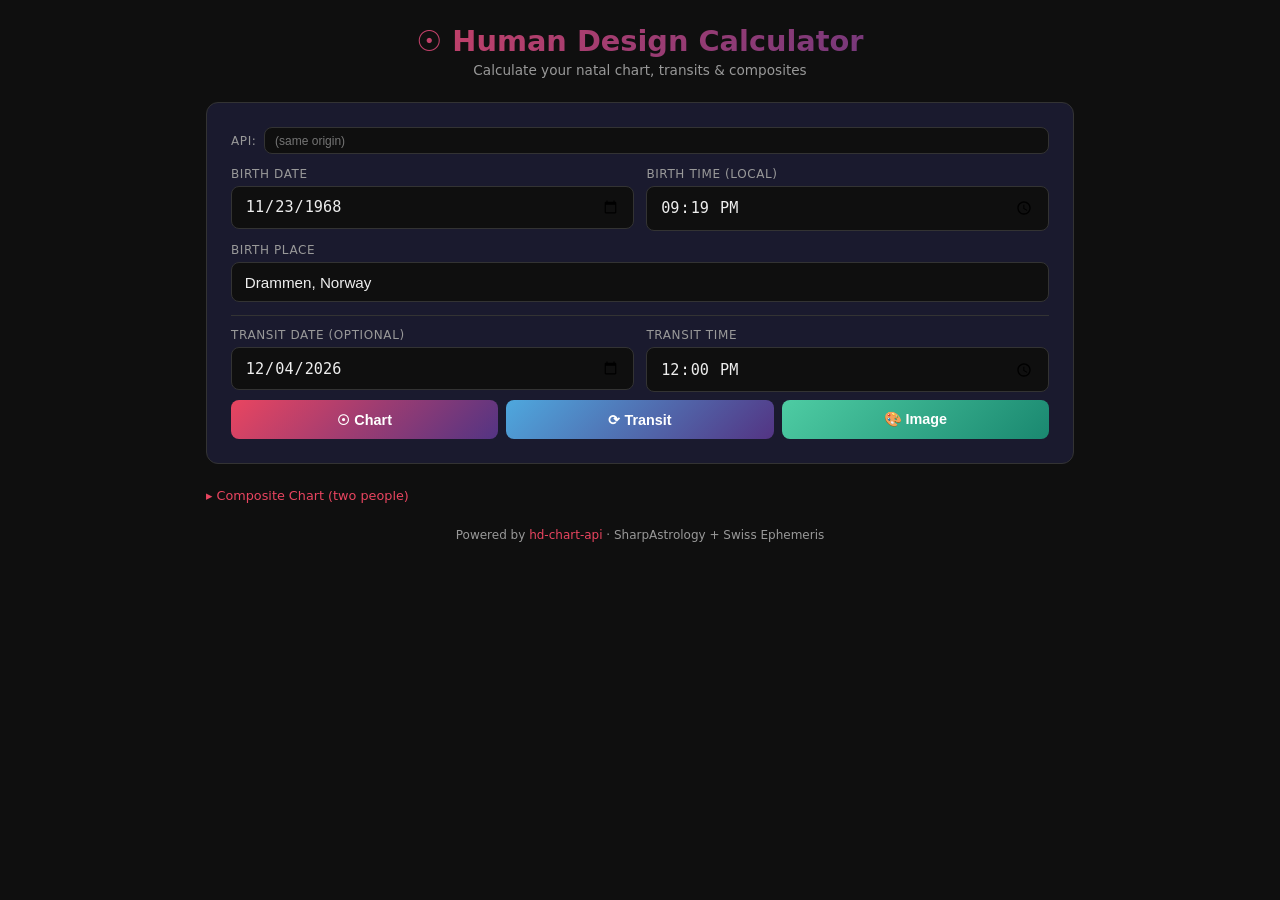
<file: src/HdChartApi/wwwroot/index.html>
<!DOCTYPE html>
<html lang="en">
<head>
    <meta charset="UTF-8">
    <meta name="viewport" content="width=device-width, initial-scale=1.0">
    <title>Human Design Chart Calculator</title>
    <style>
        :root {
            --bg: #0f0f0f;
            --surface: #1a1a2e;
            --surface2: #16213e;
            --accent: #e94560;
            --accent2: #533483;
            --text: #eee;
            --text-dim: #999;
            --border: #333;
            --success: #4ecca3;
        }

        * { box-sizing: border-box; margin: 0; padding: 0; }

        body {
            font-family: 'Segoe UI', system-ui, -apple-system, sans-serif;
            background: var(--bg);
            color: var(--text);
            min-height: 100vh;
        }

        .container {
            max-width: 900px;
            margin: 0 auto;
            padding: 1.5rem 1rem;
        }

        header {
            text-align: center;
            margin-bottom: 1.5rem;
        }

        header h1 {
            font-size: 1.8rem;
            background: linear-gradient(135deg, var(--accent), var(--accent2));
            -webkit-background-clip: text;
            -webkit-text-fill-color: transparent;
            margin-bottom: 0.25rem;
        }

        header p { color: var(--text-dim); font-size: 0.85rem; }

        .card {
            background: var(--surface);
            border: 1px solid var(--border);
            border-radius: 12px;
            padding: 1.5rem;
            margin-bottom: 1rem;
        }

        .form-grid {
            display: grid;
            grid-template-columns: 1fr 1fr;
            gap: 0.8rem;
        }

        @media (max-width: 600px) { .form-grid { grid-template-columns: 1fr; } }

        .form-group {
            display: flex;
            flex-direction: column;
            gap: 0.3rem;
        }

        .form-group.full-width { grid-column: 1 / -1; }

        label {
            font-size: 0.75rem;
            color: var(--text-dim);
            text-transform: uppercase;
            letter-spacing: 0.05em;
        }

        input, select {
            background: var(--bg);
            border: 1px solid var(--border);
            border-radius: 8px;
            padding: 0.65rem 0.8rem;
            color: var(--text);
            font-size: 0.95rem;
            transition: border-color 0.2s;
        }

        input:focus, select:focus { outline: none; border-color: var(--accent); }

        .btn-row {
            display: flex;
            gap: 0.5rem;
            flex-wrap: wrap;
            margin-top: 0.5rem;
        }

        button {
            border: none;
            border-radius: 8px;
            padding: 0.7rem 1.2rem;
            font-size: 0.9rem;
            font-weight: 600;
            cursor: pointer;
            transition: opacity 0.2s, transform 0.1s;
            flex: 1;
            min-width: 120px;
        }

        button:hover { opacity: 0.9; }
        button:active { transform: scale(0.98); }
        button:disabled { opacity: 0.5; cursor: not-allowed; }

        .btn-primary { background: linear-gradient(135deg, var(--accent), var(--accent2)); color: white; }
        .btn-secondary { background: var(--surface2); border: 1px solid var(--border); color: var(--text); }
        .btn-transit { background: linear-gradient(135deg, #4ea8de, #533483); color: white; }
        .btn-image { background: linear-gradient(135deg, #4ecca3, #1a8870); color: white; }
        .btn-composite { background: linear-gradient(135deg, #e6a817, #e94560); color: white; }

        /* Tabs */
        .tabs { display: flex; gap: 0; margin-bottom: 0; border-bottom: 1px solid var(--border); }
        .tab {
            padding: 0.6rem 1rem;
            cursor: pointer;
            color: var(--text-dim);
            font-size: 0.85rem;
            border-bottom: 2px solid transparent;
            transition: all 0.2s;
        }
        .tab:hover { color: var(--text); }
        .tab.active { color: var(--accent); border-bottom-color: var(--accent); }

        .tab-content { display: none; }
        .tab-content.active { display: block; }

        /* Transit section */
        .transit-section {
            margin-top: 0.8rem;
            padding-top: 0.8rem;
            border-top: 1px solid var(--border);
        }

        /* Composite section */
        .composite-section {
            background: var(--surface);
            border: 1px solid var(--border);
            border-radius: 12px;
            padding: 1.5rem;
            margin-bottom: 1rem;
            display: none;
        }
        .composite-section.visible { display: block; }

        .result { display: none; }
        .result.visible { display: block; }

        .result-header {
            display: flex;
            justify-content: space-between;
            align-items: baseline;
            margin-bottom: 1rem;
            flex-wrap: wrap;
            gap: 0.5rem;
        }

        .result-header h2 { font-size: 1.4rem; }

        .type-badge {
            display: inline-block;
            padding: 0.3rem 0.8rem;
            border-radius: 20px;
            font-size: 0.85rem;
            font-weight: 600;
        }

        .type-Generator { background: #e6a817; color: #000; }
        .type-ManifestingGenerator { background: #e6a817; color: #000; }
        .type-Projector { background: #4ea8de; color: #000; }
        .type-Manifestor { background: #e94560; color: #fff; }
        .type-Reflector { background: #7b68ee; color: #fff; }

        .stats-grid {
            display: grid;
            grid-template-columns: repeat(auto-fit, minmax(160px, 1fr));
            gap: 0.8rem;
            margin-bottom: 1rem;
        }

        .stat-box {
            background: var(--bg);
            border-radius: 8px;
            padding: 0.8rem;
        }

        .stat-box .label {
            font-size: 0.7rem;
            color: var(--text-dim);
            text-transform: uppercase;
            letter-spacing: 0.05em;
        }

        .stat-box .value { font-size: 1rem; font-weight: 600; margin-top: 0.15rem; }

        .section-title {
            font-size: 0.8rem;
            color: var(--text-dim);
            text-transform: uppercase;
            letter-spacing: 0.05em;
            margin-bottom: 0.6rem;
            margin-top: 0.8rem;
        }

        .channels-list { display: flex; flex-wrap: wrap; gap: 0.35rem; }

        .channel-tag {
            background: var(--surface2);
            border: 1px solid var(--border);
            border-radius: 6px;
            padding: 0.25rem 0.5rem;
            font-size: 0.8rem;
            font-family: monospace;
        }

        .centers-grid {
            display: grid;
            grid-template-columns: repeat(auto-fill, minmax(110px, 1fr));
            gap: 0.35rem;
        }

        .center-item {
            display: flex;
            align-items: center;
            gap: 0.35rem;
            padding: 0.25rem 0.4rem;
            border-radius: 6px;
            font-size: 0.8rem;
        }

        .center-item.defined { color: var(--success); }
        .center-item.undefined { color: var(--text-dim); }

        .activations-table { width: 100%; border-collapse: collapse; font-size: 0.8rem; }

        .activations-table th {
            text-align: left;
            color: var(--text-dim);
            font-weight: 500;
            padding: 0.35rem 0.5rem;
            border-bottom: 1px solid var(--border);
            font-size: 0.7rem;
            text-transform: uppercase;
        }

        .activations-table td {
            padding: 0.35rem 0.5rem;
            border-bottom: 1px solid #1a1a1a;
        }

        .activation-columns {
            display: grid;
            grid-template-columns: 1fr 1fr;
            gap: 1rem;
        }

        @media (max-width: 600px) { .activation-columns { grid-template-columns: 1fr; } }

        /* Transit activations */
        .transit-activations { margin-top: 1rem; padding-top: 1rem; border-top: 1px solid var(--border); }
        .transit-tag { background: #533483; border-color: #7b68ee; }

        /* Channel activation types */
        .ch-personality { color: #333; background: #ddd; }
        .ch-design { color: #fff; background: #e94560; }
        .ch-full { color: #000; background: #4ecca3; }
        .ch-transit { color: #fff; background: #533483; }

        .error-msg {
            background: #2d1117;
            border: 1px solid #e94560;
            border-radius: 8px;
            padding: 0.8rem;
            color: #e94560;
            display: none;
            font-size: 0.9rem;
        }

        .error-msg.visible { display: block; }

        .spinner {
            display: inline-block;
            width: 16px;
            height: 16px;
            border: 2px solid rgba(255,255,255,0.3);
            border-radius: 50%;
            border-top-color: #fff;
            animation: spin 0.6s linear infinite;
            vertical-align: middle;
            margin-right: 0.4rem;
        }

        @keyframes spin { to { transform: rotate(360deg); } }

        .api-url-bar {
            display: flex;
            gap: 0.5rem;
            align-items: center;
            margin-bottom: 0.8rem;
            font-size: 0.75rem;
            color: var(--text-dim);
        }

        .api-url-bar input { flex: 1; font-size: 0.75rem; padding: 0.35rem 0.6rem; }
        .api-url-bar label { white-space: nowrap; }

        .bodygraph-container {
            text-align: center;
            margin: 1rem 0;
        }

        .bodygraph-container img {
            max-width: 100%;
            border-radius: 8px;
            border: 1px solid var(--border);
        }

        footer {
            text-align: center;
            color: var(--text-dim);
            font-size: 0.75rem;
            margin-top: 1.5rem;
        }

        footer a { color: var(--accent); text-decoration: none; }
        footer a:hover { text-decoration: underline; }

        .toggle-details {
            cursor: pointer;
            color: var(--accent);
            font-size: 0.8rem;
            margin-top: 0.5rem;
            display: inline-block;
        }
        .toggle-details:hover { text-decoration: underline; }

        .collapsible { display: none; }
        .collapsible.open { display: block; }
    </style>
</head>
<body>
    <div class="container">
        <header>
            <h1>☉ Human Design Calculator</h1>
            <p>Calculate your natal chart, transits & composites</p>
        </header>

        <!-- Birth Data Input -->
        <div class="card">
            <div class="api-url-bar">
                <label for="apiUrl">API:</label>
                <input type="text" id="apiUrl" value="" placeholder="(same origin)">
            </div>

            <div class="form-grid">
                <div class="form-group">
                    <label for="birthDate">Birth Date</label>
                    <input type="date" id="birthDate" value="1968-11-23">
                </div>
                <div class="form-group">
                    <label for="birthTime">Birth Time (local)</label>
                    <input type="time" id="birthTime" value="21:19" step="60">
                </div>
                <div class="form-group full-width">
                    <label for="birthPlace">Birth Place</label>
                    <input type="text" id="birthPlace" value="Drammen, Norway" placeholder="City, Country">
                </div>
            </div>

            <!-- Transit date (collapsible) -->
            <div class="transit-section">
                <div class="form-grid">
                    <div class="form-group">
                        <label for="transitDate">Transit Date (optional)</label>
                        <input type="date" id="transitDate">
                    </div>
                    <div class="form-group">
                        <label for="transitTime">Transit Time</label>
                        <input type="time" id="transitTime" value="12:00" step="60">
                    </div>
                </div>
            </div>

            <div class="btn-row">
                <button class="btn-primary" onclick="calculateChart()">☉ Chart</button>
                <button class="btn-transit" onclick="calculateTransit()">⟳ Transit</button>
                <button class="btn-image" onclick="calculateImage()">🎨 Image</button>
            </div>
        </div>

        <!-- Composite Input -->
        <div>
            <span class="toggle-details" onclick="toggleComposite()">▸ Composite Chart (two people)</span>
        </div>
        <div class="composite-section" id="compositeSection">
            <div class="section-title">Person 2</div>
            <div class="form-grid">
                <div class="form-group">
                    <label for="birthDate2">Birth Date</label>
                    <input type="date" id="birthDate2">
                </div>
                <div class="form-group">
                    <label for="birthTime2">Birth Time (local)</label>
                    <input type="time" id="birthTime2" step="60">
                </div>
                <div class="form-group full-width">
                    <label for="birthPlace2">Birth Place</label>
                    <input type="text" id="birthPlace2" placeholder="City, Country">
                </div>
                <div class="form-group full-width">
                    <button class="btn-composite" onclick="calculateComposite()">⚡ Calculate Composite</button>
                </div>
            </div>
        </div>

        <div class="error-msg" id="errorMsg"></div>

        <!-- Bodygraph Image -->
        <div class="result card" id="imageCard">
            <div class="section-title">Bodygraph</div>
            <div class="bodygraph-container" id="bodygraphContainer"></div>
        </div>

        <!-- Chart Result -->
        <div class="result card" id="resultCard">
            <div class="result-header">
                <h2 id="resultType"></h2>
                <span class="type-badge" id="typeBadge"></span>
            </div>

            <div class="stats-grid">
                <div class="stat-box">
                    <div class="label">Profile</div>
                    <div class="value" id="resultProfile"></div>
                </div>
                <div class="stat-box">
                    <div class="label">Strategy</div>
                    <div class="value" id="resultStrategy"></div>
                </div>
                <div class="stat-box">
                    <div class="label">Authority</div>
                    <div class="value" id="resultAuthority"></div>
                </div>
                <div class="stat-box">
                    <div class="label">Definition</div>
                    <div class="value" id="resultDefinition"></div>
                </div>
            </div>

            <div class="stat-box" style="margin-bottom:1rem">
                <div class="label">Incarnation Cross</div>
                <div class="value" id="resultCross"></div>
            </div>

            <div class="section-title">Centers</div>
            <div class="centers-grid" id="centersGrid"></div>

            <div class="section-title">Active Channels</div>
            <div class="channels-list" id="channelsList"></div>

            <span class="toggle-details" onclick="toggleActivations()">▸ Show Activations</span>
            <div class="collapsible" id="activationsSection">
                <div class="activation-columns">
                    <div>
                        <div class="section-title" style="margin-top:0.5rem">☉ Personality (Conscious)</div>
                        <table class="activations-table" id="personalityTable">
                            <thead><tr><th>Planet</th><th>Gate</th><th>Line</th></tr></thead>
                            <tbody></tbody>
                        </table>
                    </div>
                    <div>
                        <div class="section-title" style="margin-top:0.5rem">◐ Design (Unconscious)</div>
                        <table class="activations-table" id="designTable">
                            <thead><tr><th>Planet</th><th>Gate</th><th>Line</th></tr></thead>
                            <tbody></tbody>
                        </table>
                    </div>
                </div>
            </div>

            <!-- Transit Results -->
            <div class="transit-activations" id="transitSection" style="display:none">
                <div class="section-title">⟳ Transit Activations</div>
                <div class="channels-list" id="transitChannelsList"></div>
                <span class="toggle-details" onclick="toggleTransitActivations()">▸ Show Transit Planets</span>
                <div class="collapsible" id="transitActivationsDetail">
                    <table class="activations-table" id="transitTable">
                        <thead><tr><th>Planet</th><th>Gate</th><th>Line</th></tr></thead>
                        <tbody></tbody>
                    </table>
                </div>
            </div>
        </div>

        <!-- Composite Result -->
        <div class="result card" id="compositeCard">
            <div class="result-header">
                <h2>Composite Chart</h2>
            </div>
            <div class="stat-box" style="margin-bottom:1rem">
                <div class="label">Definition</div>
                <div class="value" id="compositeDef"></div>
            </div>
            <div class="section-title">Channel Activations</div>
            <div class="channels-list" id="compositeChannels"></div>
            <div class="section-title" style="margin-top:1rem">Active Gates</div>
            <div class="channels-list" id="compositeGates"></div>
        </div>

        <footer>
            Powered by <a href="https://github.com/jarlehildrum/hd-chart-api">hd-chart-api</a>
            · SharpAstrology + Swiss Ephemeris
        </footer>
    </div>

    <script>
        const savedUrl = localStorage.getItem('hdApiUrl');
        if (savedUrl) document.getElementById('apiUrl').value = savedUrl;

        // Set transit date to today
        document.getElementById('transitDate').value = new Date().toISOString().split('T')[0];

        function getApiBase() {
            const url = document.getElementById('apiUrl').value.replace(/\/$/, '');
            if (url) localStorage.setItem('hdApiUrl', url);
            return url || window.location.origin;
        }

        function getBirthDateTime() {
            const d = document.getElementById('birthDate').value;
            const t = document.getElementById('birthTime').value;
            if (!d || !t) throw new Error('Please fill in birth date and time');
            return `${d}T${t}:00`;
        }

        function getBirthPlace() {
            const p = document.getElementById('birthPlace').value;
            if (!p) throw new Error('Please fill in birth place');
            return p;
        }

        async function apiCall(endpoint, body, btn) {
            const base = getApiBase();
            btn.disabled = true;
            const origText = btn.textContent;
            btn.innerHTML = '<span class="spinner"></span>...';
            hideError();

            try {
                const resp = await fetch(`${base}${endpoint}`, {
                    method: 'POST',
                    mode: 'cors',
                    credentials: 'omit',
                    headers: { 'Content-Type': 'application/json' },
                    body: JSON.stringify(body)
                });
                if (!resp.ok) {
                    const text = await resp.text();
                    throw new Error(`API error ${resp.status}: ${text}`);
                }
                return resp;
            } finally {
                btn.disabled = false;
                btn.textContent = origText;
            }
        }

        async function calculateChart() {
            try {
                const resp = await apiCall('/api/chart', {
                    birthDate: getBirthDateTime(),
                    birthPlace: getBirthPlace()
                }, event.target);
                const data = await resp.json();
                renderChart(data.chart || data);
                document.getElementById('transitSection').style.display = 'none';
                document.getElementById('imageCard').classList.remove('visible');
                document.getElementById('compositeCard').classList.remove('visible');
            } catch (err) { showError(err.message); }
        }

        async function calculateTransit() {
            try {
                const td = document.getElementById('transitDate').value;
                const tt = document.getElementById('transitTime').value;
                if (!td) throw new Error('Please set a transit date');

                const resp = await apiCall('/api/chart/transit', {
                    birthDate: getBirthDateTime(),
                    birthPlace: getBirthPlace(),
                    transitDate: `${td}T${tt}:00`
                }, event.target);
                const data = await resp.json();
                renderChart(data.natalChart);
                renderTransit(data);
                document.getElementById('imageCard').classList.remove('visible');
                document.getElementById('compositeCard').classList.remove('visible');
            } catch (err) { showError(err.message); }
        }

        async function calculateImage() {
            try {
                const td = document.getElementById('transitDate').value;
                const tt = document.getElementById('transitTime').value;
                const body = {
                    birthDate: getBirthDateTime(),
                    birthPlace: getBirthPlace()
                };
                if (td) body.transitDate = `${td}T${tt}:00`;

                const base = getApiBase();
                const btn = event.target;
                btn.disabled = true;
                btn.innerHTML = '<span class="spinner"></span>...';
                hideError();

                const resp = await fetch(`${base}/api/chart/image`, {
                    method: 'POST',
                    mode: 'cors',
                    credentials: 'omit',
                    headers: { 'Content-Type': 'application/json' },
                    body: JSON.stringify(body)
                });

                btn.disabled = false;
                btn.textContent = '🎨 Image';

                if (!resp.ok) throw new Error(`API error ${resp.status}`);

                const blob = await resp.blob();
                const url = URL.createObjectURL(blob);
                const container = document.getElementById('bodygraphContainer');
                container.innerHTML = `<img src="${url}" alt="Bodygraph">`;
                document.getElementById('imageCard').classList.add('visible');
            } catch (err) { showError(err.message); }
        }

        async function calculateComposite() {
            try {
                const d2 = document.getElementById('birthDate2').value;
                const t2 = document.getElementById('birthTime2').value;
                const p2 = document.getElementById('birthPlace2').value;
                if (!d2 || !t2 || !p2) throw new Error('Please fill in all fields for person 2');

                const resp = await apiCall('/api/chart/composite', {
                    birthDate1: getBirthDateTime(),
                    birthPlace1: getBirthPlace(),
                    birthDate2: `${d2}T${t2}:00`,
                    birthPlace2: p2
                }, event.target);
                const data = await resp.json();
                renderComposite(data);
            } catch (err) { showError(err.message); }
        }

        function renderChart(chart) {
            document.getElementById('resultCard').classList.add('visible');

            const typeDisplay = chart.type === 'ManifestingGenerator' ? 'Manifesting Generator' : chart.type;
            document.getElementById('resultType').textContent = typeDisplay;

            const badge = document.getElementById('typeBadge');
            badge.textContent = chart.profile;
            badge.className = `type-badge type-${chart.type}`;

            document.getElementById('resultProfile').textContent = chart.profile;
            document.getElementById('resultStrategy').textContent = chart.strategy;
            document.getElementById('resultAuthority').textContent = formatAuthority(chart.authority);
            document.getElementById('resultDefinition').textContent = formatDefinition(chart.splitDefinition);
            document.getElementById('resultCross').textContent = chart.incarnationCross;

            // Centers
            const centersGrid = document.getElementById('centersGrid');
            centersGrid.innerHTML = '';
            const centerOrder = ['Head', 'Ajna', 'Throat', 'G', 'Heart', 'SacralCenter', 'SolarPlexus', 'Spleen', 'Root'];
            const centerNames = { 'SacralCenter': 'Sacral', 'SolarPlexus': 'Solar Plexus', 'G': 'G (Self)' };
            for (const c of centerOrder) {
                if (chart.centers && c in chart.centers) {
                    const defined = chart.centers[c];
                    const div = document.createElement('div');
                    div.className = `center-item ${defined ? 'defined' : 'undefined'}`;
                    div.innerHTML = `${defined ? '◆' : '◇'} ${centerNames[c] || c}`;
                    centersGrid.appendChild(div);
                }
            }

            // Channels
            const channelsList = document.getElementById('channelsList');
            channelsList.innerHTML = '';
            for (const ch of (chart.activeChannels || [])) {
                const span = document.createElement('span');
                span.className = 'channel-tag';
                span.textContent = ch;
                channelsList.appendChild(span);
            }

            // Activations
            fillActivationTable('personalityTable', chart.personalityActivation || []);
            fillActivationTable('designTable', chart.designActivation || []);
        }

        function renderTransit(data) {
            const section = document.getElementById('transitSection');
            section.style.display = 'block';

            // Transit channels
            const list = document.getElementById('transitChannelsList');
            list.innerHTML = '';
            for (const [ch, type] of Object.entries(data.channelActivations || {})) {
                const span = document.createElement('span');
                span.className = `channel-tag`;
                span.textContent = `${ch} (${type})`;
                list.appendChild(span);
            }

            // Transit planets
            fillActivationTable('transitTable', data.transitActivation || []);
        }

        function renderComposite(data) {
            document.getElementById('compositeCard').classList.add('visible');
            document.getElementById('compositeDef').textContent = formatDefinition(data.splitDefinition);

            const chList = document.getElementById('compositeChannels');
            chList.innerHTML = '';
            for (const [ch, type] of Object.entries(data.channelActivations || {})) {
                const span = document.createElement('span');
                span.className = 'channel-tag';
                span.textContent = `${ch} (${type})`;
                chList.appendChild(span);
            }

            const gList = document.getElementById('compositeGates');
            gList.innerHTML = '';
            for (const g of (data.activeGates || [])) {
                const span = document.createElement('span');
                span.className = 'channel-tag';
                span.textContent = g;
                gList.appendChild(span);
            }
        }

        function fillActivationTable(tableId, activations) {
            const tbody = document.querySelector(`#${tableId} tbody`);
            tbody.innerHTML = '';
            const symbols = {
                'Sun': '☉', 'Earth': '⊕', 'NorthNode': '☊', 'SouthNode': '☋',
                'Moon': '☽', 'Mercury': '☿', 'Venus': '♀', 'Mars': '♂',
                'Jupiter': '♃', 'Saturn': '♄', 'Uranus': '♅', 'Neptune': '♆', 'Pluto': '♇'
            };
            for (const a of activations) {
                const tr = document.createElement('tr');
                tr.innerHTML = `<td>${symbols[a.planet] || ''} ${a.planet}</td><td>${a.gate}</td><td>${a.line}</td>`;
                tbody.appendChild(tr);
            }
        }

        function formatAuthority(auth) {
            return { 'Emotional': 'Emotional (Solar Plexus)', 'Sacral': 'Sacral', 'Spleen': 'Splenic',
                     'Ego': 'Ego / Heart', 'Self': 'Self-Projected', 'None': 'Lunar',
                     'OuterAuthority': 'Outer Authority' }[auth] || auth;
        }

        function formatDefinition(def) {
            return { 'SingleDefinition': 'Single', 'SplitDefinition': 'Split',
                     'TripleSplit': 'Triple Split', 'QuadrupleSplit': 'Quadruple Split',
                     'NoDefinition': 'No Definition' }[def] || def;
        }

        function showError(msg) { const el = document.getElementById('errorMsg'); el.textContent = msg; el.classList.add('visible'); }
        function hideError() { document.getElementById('errorMsg').classList.remove('visible'); }

        function toggleComposite() {
            const el = document.getElementById('compositeSection');
            el.classList.toggle('visible');
            event.target.textContent = el.classList.contains('visible') ? '▾ Composite Chart (two people)' : '▸ Composite Chart (two people)';
        }

        function toggleActivations() {
            const el = document.getElementById('activationsSection');
            el.classList.toggle('open');
            event.target.textContent = el.classList.contains('open') ? '▾ Hide Activations' : '▸ Show Activations';
        }

        function toggleTransitActivations() {
            const el = document.getElementById('transitActivationsDetail');
            el.classList.toggle('open');
            event.target.textContent = el.classList.contains('open') ? '▾ Hide Transit Planets' : '▸ Show Transit Planets';
        }

        // Enter triggers chart calculation
        document.querySelectorAll('#birthDate,#birthTime,#birthPlace').forEach(el => {
            el.addEventListener('keydown', e => { if (e.key === 'Enter') calculateChart(); });
        });
    </script>
</body>
</html>
</file>
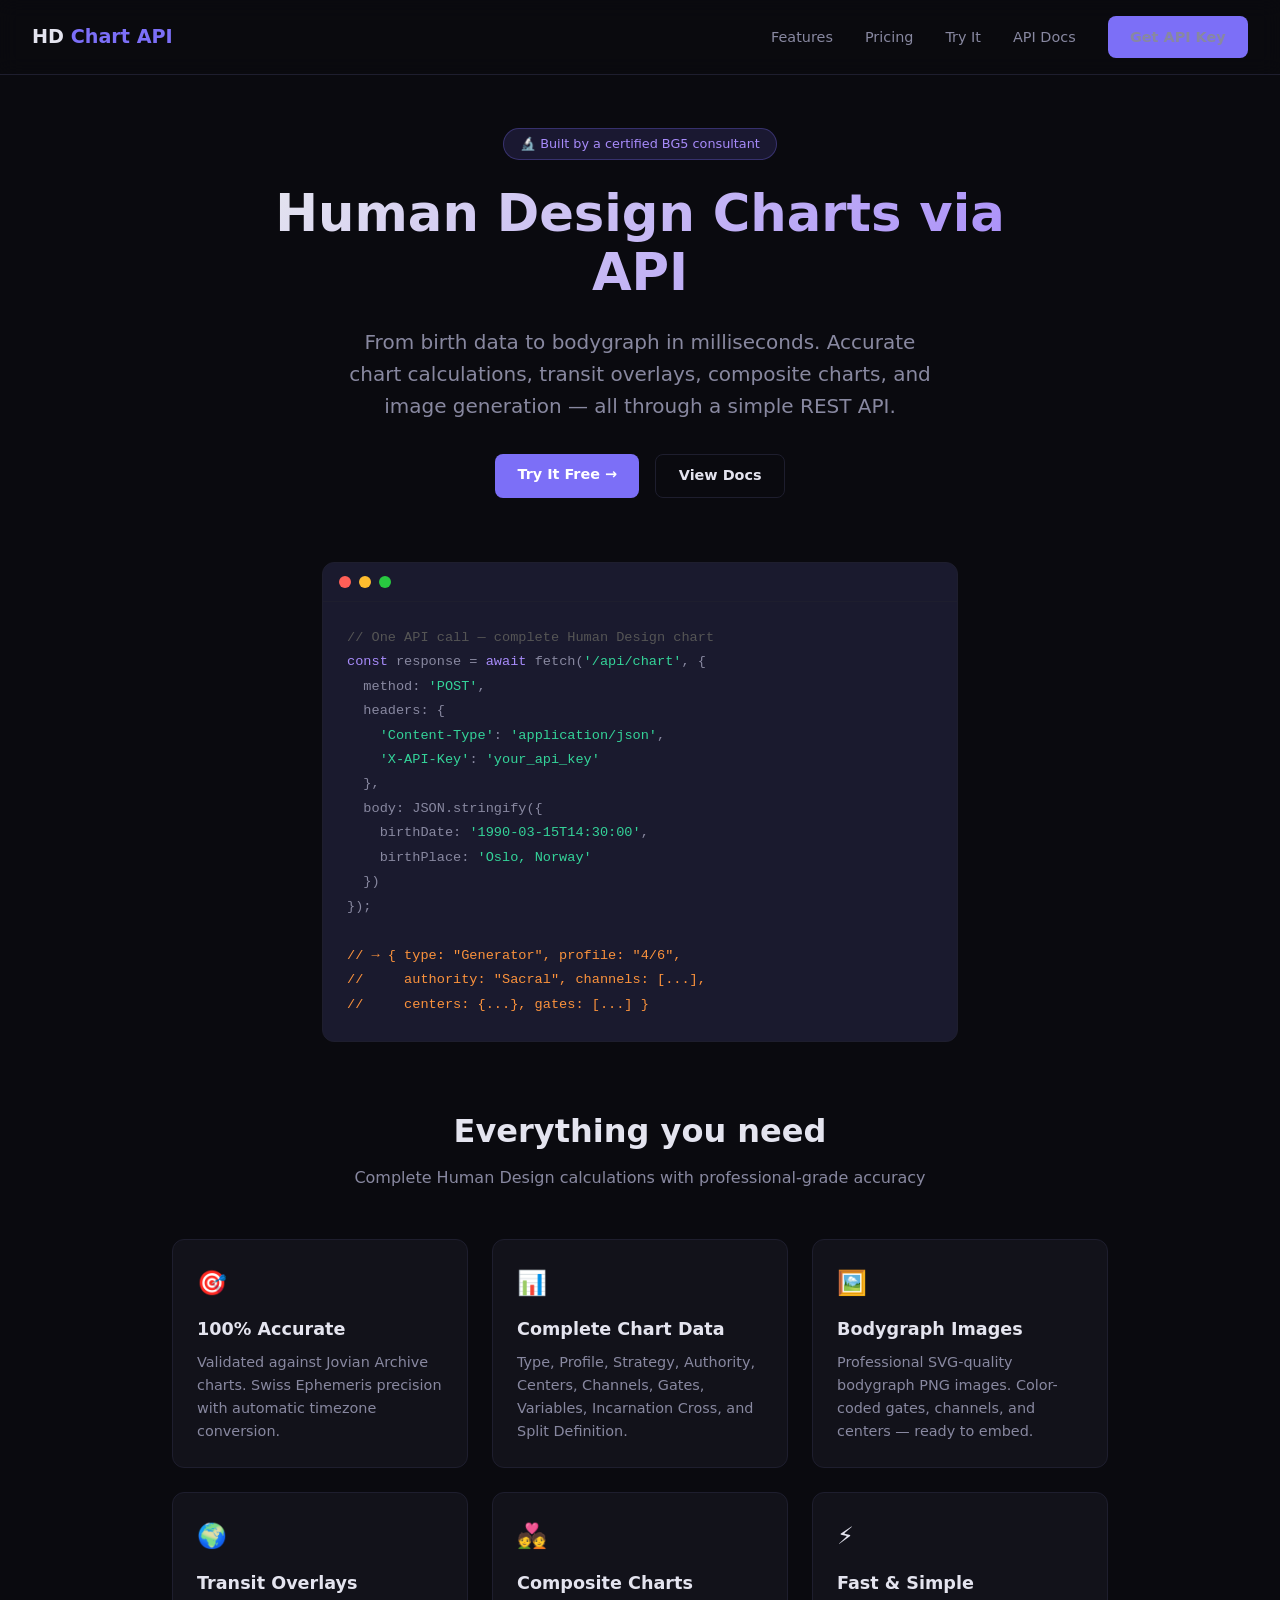
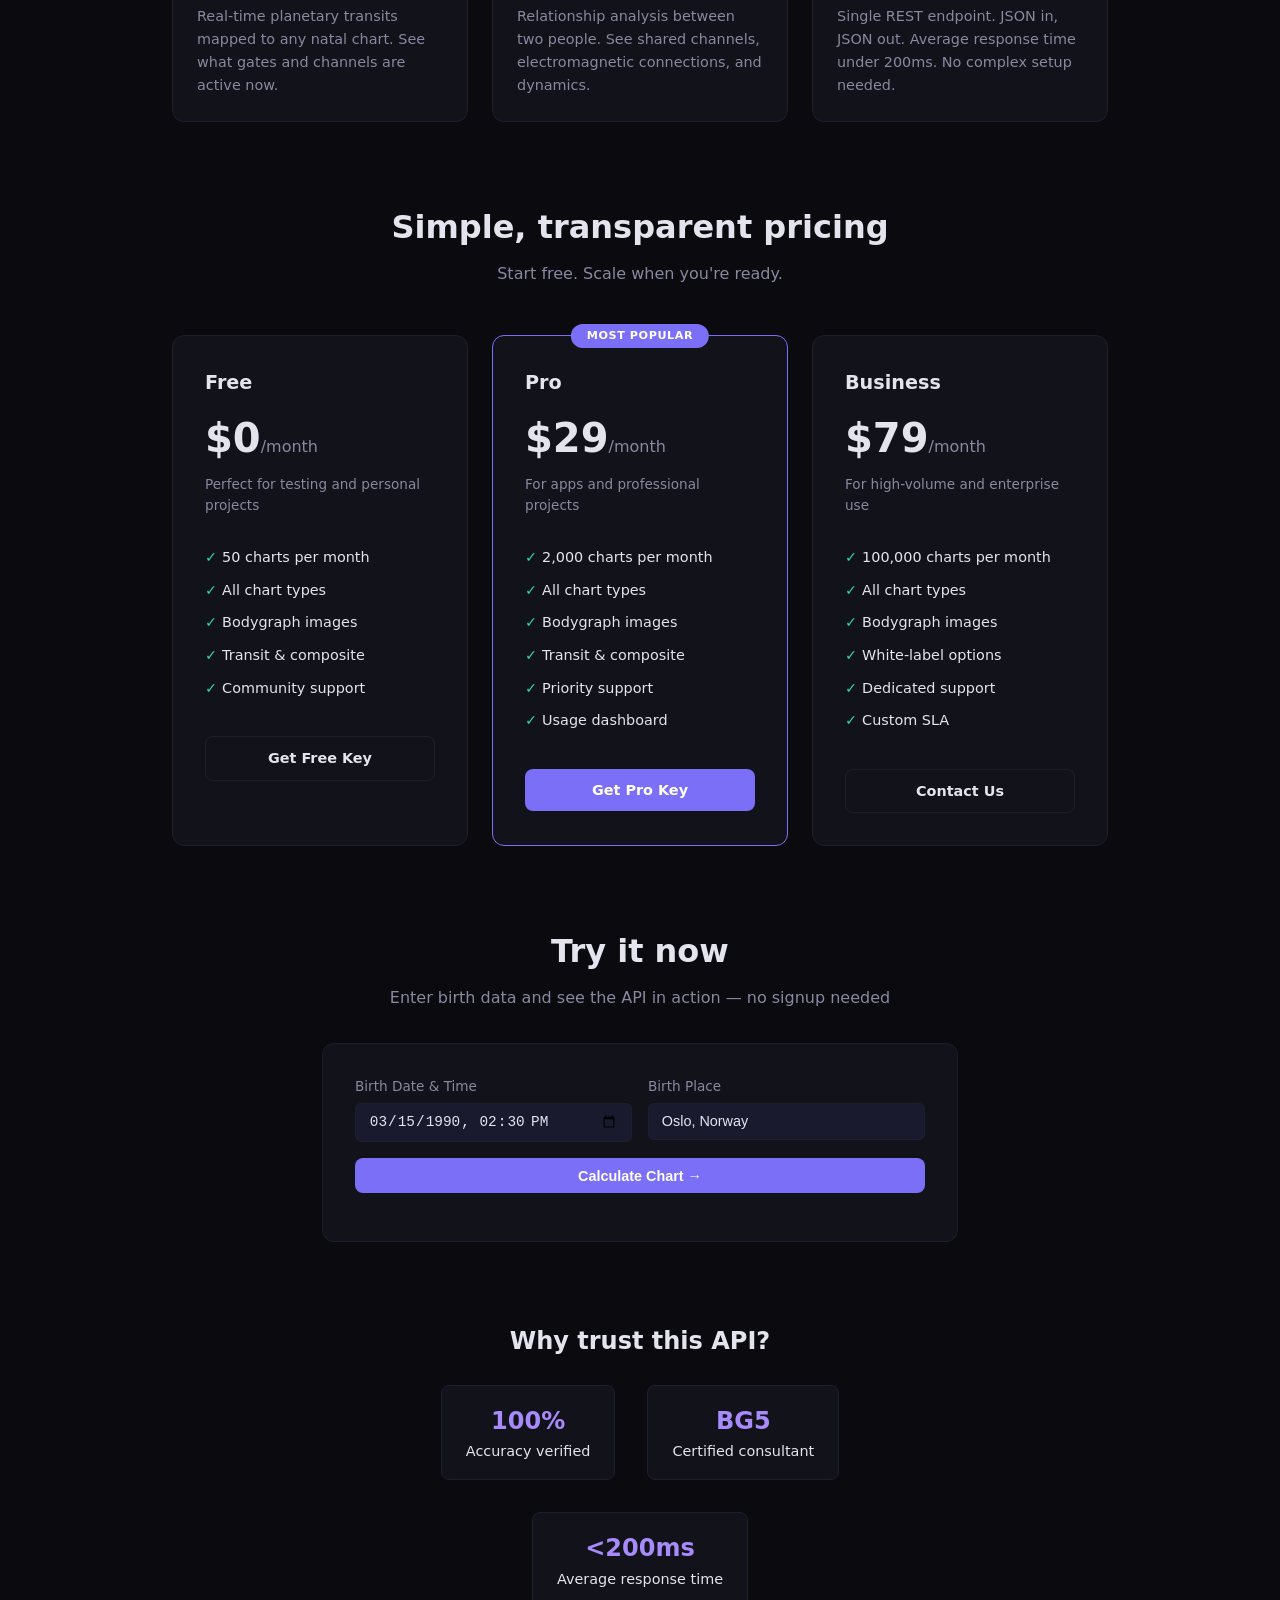
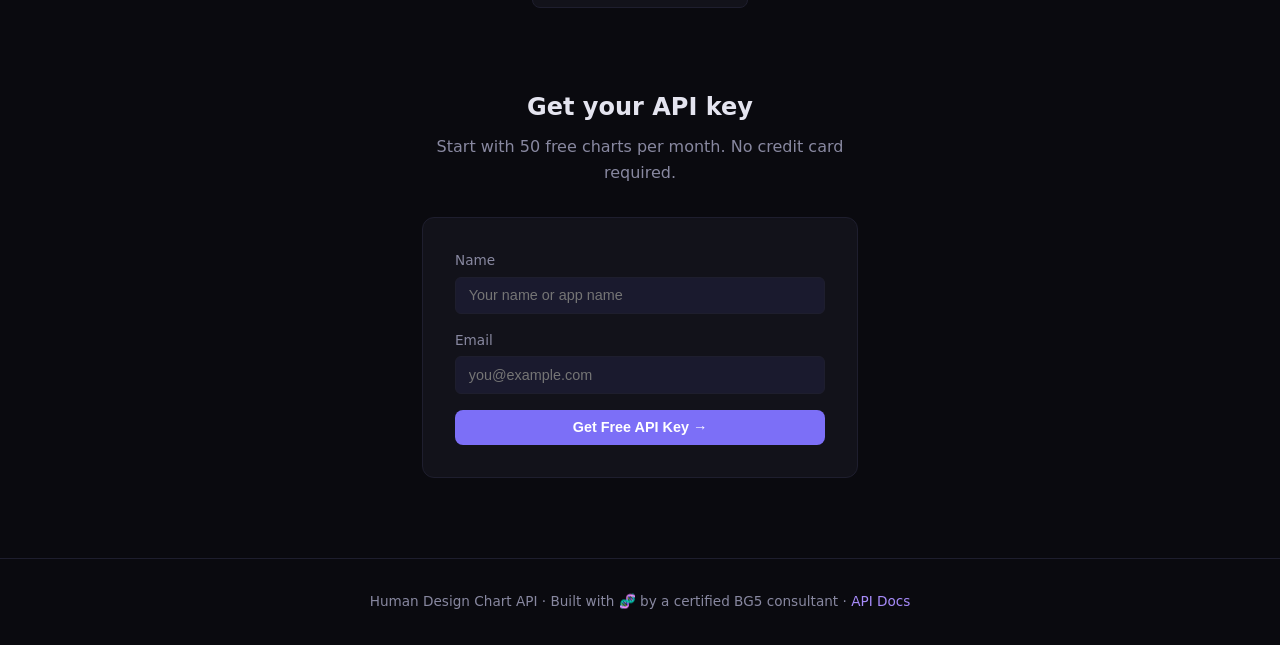
<file: src/HdPlatform/wwwroot/index.html>
<!DOCTYPE html>
<html lang="en">
<head>
    <meta charset="UTF-8">
    <meta name="viewport" content="width=device-width, initial-scale=1.0">
    <title>Human Design Chart API — Accurate. Fast. Developer-friendly.</title>
    <meta name="description" content="REST API for Human Design chart calculations. Natal charts, transits, composites, and bodygraph images. Built by a certified BG5 consultant. 100% accuracy verified.">
    <style>
        :root {
            --bg: #0a0a0f; --surface: #12121a; --border: #1e1e2e; --text: #e4e4ef; --muted: #8888a0;
            --accent: #7c6ff7; --accent2: #a78bfa; --green: #34d399; --orange: #fb923c; --pink: #f472b6;
            --code-bg: #1a1a2e;
        }
        * { margin: 0; padding: 0; box-sizing: border-box; }
        body { font-family: -apple-system, BlinkMacSystemFont, 'Segoe UI', system-ui, sans-serif; background: var(--bg); color: var(--text); line-height: 1.6; }
        a { color: var(--accent2); text-decoration: none; }
        a:hover { text-decoration: underline; }

        nav { position: fixed; top: 0; left: 0; right: 0; z-index: 100; background: rgba(10,10,15,0.9); backdrop-filter: blur(10px); border-bottom: 1px solid var(--border); padding: 1rem 2rem; display: flex; justify-content: space-between; align-items: center; }
        nav .logo { font-weight: 700; font-size: 1.2rem; }
        nav .logo span { color: var(--accent); }
        nav .links { display: flex; gap: 2rem; align-items: center; }
        nav .links a { color: var(--muted); font-size: 0.9rem; }
        nav .links a:hover { color: var(--text); text-decoration: none; }
        .btn { display: inline-block; padding: 0.6rem 1.4rem; border-radius: 8px; font-weight: 600; font-size: 0.9rem; transition: all 0.2s; cursor: pointer; border: none; }
        .btn-primary { background: var(--accent); color: white; }
        .btn-primary:hover { background: var(--accent2); text-decoration: none; }
        .btn-outline { border: 1px solid var(--border); color: var(--text); background: transparent; }
        .btn-outline:hover { border-color: var(--accent); text-decoration: none; }

        .hero { padding: 8rem 2rem 4rem; text-align: center; max-width: 800px; margin: 0 auto; }
        .hero .badge { display: inline-block; padding: 0.3rem 1rem; background: rgba(124,111,247,0.15); border: 1px solid rgba(124,111,247,0.3); border-radius: 100px; font-size: 0.8rem; color: var(--accent2); margin-bottom: 1.5rem; }
        .hero h1 { font-size: 3.2rem; font-weight: 800; line-height: 1.15; margin-bottom: 1.5rem; background: linear-gradient(135deg, var(--text), var(--accent2)); -webkit-background-clip: text; -webkit-text-fill-color: transparent; }
        .hero p { font-size: 1.25rem; color: var(--muted); max-width: 600px; margin: 0 auto 2rem; }
        .hero-buttons { display: flex; gap: 1rem; justify-content: center; flex-wrap: wrap; }

        .code-section { max-width: 700px; margin: 0 auto 4rem; padding: 0 2rem; }
        .code-block { background: var(--code-bg); border: 1px solid var(--border); border-radius: 12px; overflow: hidden; }
        .code-header { display: flex; gap: 0.5rem; padding: 0.8rem 1rem; border-bottom: 1px solid var(--border); }
        .code-dot { width: 12px; height: 12px; border-radius: 50%; }
        .code-dot.r { background: #ff5f57; } .code-dot.y { background: #febc2e; } .code-dot.g { background: #28c840; }
        .code-block pre { padding: 1.5rem; overflow-x: auto; font-size: 0.85rem; line-height: 1.8; }
        .code-block code { font-family: 'SF Mono', 'Fira Code', monospace; color: var(--muted); }
        .code-block .kw { color: var(--accent2); } .code-block .str { color: var(--green); } .code-block .cm { color: #555; } .code-block .res { color: var(--orange); }

        .features { max-width: 1000px; margin: 0 auto 5rem; padding: 0 2rem; }
        .features h2 { text-align: center; font-size: 2rem; margin-bottom: 0.5rem; }
        .features .sub { text-align: center; color: var(--muted); margin-bottom: 3rem; }
        .feature-grid { display: grid; grid-template-columns: repeat(auto-fit, minmax(280px, 1fr)); gap: 1.5rem; }
        .feature-card { background: var(--surface); border: 1px solid var(--border); border-radius: 12px; padding: 1.5rem; }
        .feature-card .icon { font-size: 1.5rem; margin-bottom: 0.8rem; }
        .feature-card h3 { font-size: 1.1rem; margin-bottom: 0.5rem; }
        .feature-card p { font-size: 0.9rem; color: var(--muted); }

        .pricing { max-width: 1000px; margin: 0 auto 5rem; padding: 0 2rem; }
        .pricing h2 { text-align: center; font-size: 2rem; margin-bottom: 0.5rem; }
        .pricing .sub { text-align: center; color: var(--muted); margin-bottom: 3rem; }
        .price-grid { display: grid; grid-template-columns: repeat(auto-fit, minmax(280px, 1fr)); gap: 1.5rem; }
        .price-card { background: var(--surface); border: 1px solid var(--border); border-radius: 12px; padding: 2rem; position: relative; }
        .price-card.popular { border-color: var(--accent); }
        .price-card.popular::before { content: 'MOST POPULAR'; position: absolute; top: -12px; left: 50%; transform: translateX(-50%); background: var(--accent); color: white; padding: 0.2rem 1rem; border-radius: 100px; font-size: 0.7rem; font-weight: 700; letter-spacing: 0.05em; }
        .price-card h3 { font-size: 1.2rem; margin-bottom: 0.5rem; }
        .price-card .price { font-size: 2.5rem; font-weight: 800; margin-bottom: 0.2rem; }
        .price-card .price span { font-size: 1rem; font-weight: 400; color: var(--muted); }
        .price-card .desc { font-size: 0.85rem; color: var(--muted); margin-bottom: 1.5rem; }
        .price-card ul { list-style: none; margin-bottom: 2rem; }
        .price-card li { font-size: 0.9rem; padding: 0.3rem 0; }
        .price-card li::before { content: '✓ '; color: var(--green); font-weight: 700; }

        .try-section { max-width: 700px; margin: 0 auto 5rem; padding: 0 2rem; }
        .try-section h2 { text-align: center; font-size: 2rem; margin-bottom: 0.5rem; }
        .try-section .sub { text-align: center; color: var(--muted); margin-bottom: 2rem; }
        .try-form { background: var(--surface); border: 1px solid var(--border); border-radius: 12px; padding: 2rem; }
        .try-form .form-row { display: grid; grid-template-columns: 1fr 1fr; gap: 1rem; margin-bottom: 1rem; }
        .try-form label { display: block; font-size: 0.85rem; color: var(--muted); margin-bottom: 0.3rem; }
        .try-form input { width: 100%; padding: 0.6rem 0.8rem; background: var(--code-bg); border: 1px solid var(--border); border-radius: 6px; color: var(--text); font-size: 0.9rem; }
        .try-form input:focus { outline: none; border-color: var(--accent); }
        .try-result { margin-top: 1rem; background: var(--code-bg); border: 1px solid var(--border); border-radius: 8px; padding: 1rem; font-family: 'SF Mono', monospace; font-size: 0.8rem; max-height: 300px; overflow-y: auto; display: none; }

        .trust { text-align: center; max-width: 700px; margin: 0 auto 5rem; padding: 0 2rem; }
        .trust-badges { display: flex; gap: 2rem; justify-content: center; flex-wrap: wrap; margin-top: 1.5rem; }
        .trust-badge { background: var(--surface); border: 1px solid var(--border); border-radius: 8px; padding: 1rem 1.5rem; font-size: 0.9rem; }
        .trust-badge .num { font-size: 1.5rem; font-weight: 800; color: var(--accent2); }

        footer { border-top: 1px solid var(--border); padding: 2rem; text-align: center; color: var(--muted); font-size: 0.85rem; }

        @media (max-width: 600px) {
            .hero h1 { font-size: 2rem; }
            .hero { padding: 6rem 1rem 3rem; }
            .try-form .form-row { grid-template-columns: 1fr; }
        }
    </style>
</head>
<body>

<nav>
    <div class="logo">HD <span>Chart API</span></div>
    <div class="links">
        <a href="#features">Features</a>
        <a href="#pricing">Pricing</a>
        <a href="#try">Try It</a>
        <a href="/docs" target="_blank">API Docs</a>
        <a href="#pricing" class="btn btn-primary">Get API Key</a>
    </div>
</nav>

<section class="hero">
    <div class="badge">🔬 Built by a certified BG5 consultant</div>
    <h1>Human Design Charts via API</h1>
    <p>From birth data to bodygraph in milliseconds. Accurate chart calculations, transit overlays, composite charts, and image generation — all through a simple REST API.</p>
    <div class="hero-buttons">
        <a href="#try" class="btn btn-primary">Try It Free →</a>
        <a href="/docs" class="btn btn-outline">View Docs</a>
    </div>
</section>

<section class="code-section">
    <div class="code-block">
        <div class="code-header">
            <div class="code-dot r"></div><div class="code-dot y"></div><div class="code-dot g"></div>
        </div>
        <pre><code><span class="cm">// One API call — complete Human Design chart</span>
<span class="kw">const</span> response = <span class="kw">await</span> fetch(<span class="str">'/api/chart'</span>, {
  method: <span class="str">'POST'</span>,
  headers: {
    <span class="str">'Content-Type'</span>: <span class="str">'application/json'</span>,
    <span class="str">'X-API-Key'</span>: <span class="str">'your_api_key'</span>
  },
  body: JSON.stringify({
    birthDate: <span class="str">'1990-03-15T14:30:00'</span>,
    birthPlace: <span class="str">'Oslo, Norway'</span>
  })
});

<span class="res">// → { type: "Generator", profile: "4/6", 
//     authority: "Sacral", channels: [...], 
//     centers: {...}, gates: [...] }</span></code></pre>
    </div>
</section>

<section class="features" id="features">
    <h2>Everything you need</h2>
    <p class="sub">Complete Human Design calculations with professional-grade accuracy</p>
    <div class="feature-grid">
        <div class="feature-card">
            <div class="icon">🎯</div>
            <h3>100% Accurate</h3>
            <p>Validated against Jovian Archive charts. Swiss Ephemeris precision with automatic timezone conversion.</p>
        </div>
        <div class="feature-card">
            <div class="icon">📊</div>
            <h3>Complete Chart Data</h3>
            <p>Type, Profile, Strategy, Authority, Centers, Channels, Gates, Variables, Incarnation Cross, and Split Definition.</p>
        </div>
        <div class="feature-card">
            <div class="icon">🖼️</div>
            <h3>Bodygraph Images</h3>
            <p>Professional SVG-quality bodygraph PNG images. Color-coded gates, channels, and centers — ready to embed.</p>
        </div>
        <div class="feature-card">
            <div class="icon">🌍</div>
            <h3>Transit Overlays</h3>
            <p>Real-time planetary transits mapped to any natal chart. See what gates and channels are active now.</p>
        </div>
        <div class="feature-card">
            <div class="icon">💑</div>
            <h3>Composite Charts</h3>
            <p>Relationship analysis between two people. See shared channels, electromagnetic connections, and dynamics.</p>
        </div>
        <div class="feature-card">
            <div class="icon">⚡</div>
            <h3>Fast & Simple</h3>
            <p>Single REST endpoint. JSON in, JSON out. Average response time under 200ms. No complex setup needed.</p>
        </div>
    </div>
</section>

<section class="pricing" id="pricing">
    <h2>Simple, transparent pricing</h2>
    <p class="sub">Start free. Scale when you're ready.</p>
    <div class="price-grid">
        <div class="price-card">
            <h3>Free</h3>
            <div class="price">$0<span>/month</span></div>
            <p class="desc">Perfect for testing and personal projects</p>
            <ul>
                <li>50 charts per month</li>
                <li>All chart types</li>
                <li>Bodygraph images</li>
                <li>Transit & composite</li>
                <li>Community support</li>
            </ul>
            <a href="#signup" class="btn btn-outline" style="width:100%;text-align:center;">Get Free Key</a>
        </div>
        <div class="price-card popular">
            <h3>Pro</h3>
            <div class="price">$29<span>/month</span></div>
            <p class="desc">For apps and professional projects</p>
            <ul>
                <li>2,000 charts per month</li>
                <li>All chart types</li>
                <li>Bodygraph images</li>
                <li>Transit & composite</li>
                <li>Priority support</li>
                <li>Usage dashboard</li>
            </ul>
            <a href="#signup" class="btn btn-primary" style="width:100%;text-align:center;">Get Pro Key</a>
        </div>
        <div class="price-card">
            <h3>Business</h3>
            <div class="price">$79<span>/month</span></div>
            <p class="desc">For high-volume and enterprise use</p>
            <ul>
                <li>100,000 charts per month</li>
                <li>All chart types</li>
                <li>Bodygraph images</li>
                <li>White-label options</li>
                <li>Dedicated support</li>
                <li>Custom SLA</li>
            </ul>
            <a href="mailto:hello@hdchartapi.com" class="btn btn-outline" style="width:100%;text-align:center;">Contact Us</a>
        </div>
    </div>
</section>

<section class="try-section" id="try">
    <h2>Try it now</h2>
    <p class="sub">Enter birth data and see the API in action — no signup needed</p>
    <div class="try-form">
        <div class="form-row">
            <div>
                <label>Birth Date & Time</label>
                <input type="datetime-local" id="birthDate" value="1990-03-15T14:30">
            </div>
            <div>
                <label>Birth Place</label>
                <input type="text" id="birthPlace" value="Oslo, Norway" placeholder="City, Country">
            </div>
        </div>
        <button class="btn btn-primary" onclick="tryApi()" style="width:100%">Calculate Chart →</button>
        <div id="tryResult" class="try-result"></div>
        <div id="tryImage" style="text-align:center;margin-top:1rem;"></div>
    </div>
</section>

<section class="trust">
    <h2>Why trust this API?</h2>
    <div class="trust-badges">
        <div class="trust-badge">
            <div class="num">100%</div>
            Accuracy verified
        </div>
        <div class="trust-badge">
            <div class="num">BG5</div>
            Certified consultant
        </div>
        <div class="trust-badge">
            <div class="num">&lt;200ms</div>
            Average response time
        </div>
    </div>
</section>

<section id="signup" style="max-width:500px;margin:0 auto 5rem;padding:0 2rem;">
    <h2 style="text-align:center;margin-bottom:0.5rem;">Get your API key</h2>
    <p class="sub" style="text-align:center;color:var(--muted);margin-bottom:2rem;">Start with 50 free charts per month. No credit card required.</p>
    <div class="try-form">
        <div>
            <label>Name</label>
            <input type="text" id="signupName" placeholder="Your name or app name">
        </div>
        <div style="margin-top:1rem;">
            <label>Email</label>
            <input type="email" id="signupEmail" placeholder="you@example.com">
        </div>
        <button class="btn btn-primary" onclick="signup()" style="width:100%;margin-top:1rem;">Get Free API Key →</button>
        <div id="signupResult" style="margin-top:1rem;display:none;background:var(--code-bg);border:1px solid var(--border);border-radius:8px;padding:1rem;"></div>
    </div>
</section>

<footer>
    <p>Human Design Chart API · Built with 🧬 by a certified BG5 consultant · <a href="/docs">API Docs</a></p>
</footer>

<script>
async function tryApi() {
    const result = document.getElementById('tryResult');
    const imgDiv = document.getElementById('tryImage');
    result.style.display = 'block';
    result.textContent = 'Calculating...';
    imgDiv.innerHTML = '';

    try {
        const birthDate = document.getElementById('birthDate').value;
        const birthPlace = document.getElementById('birthPlace').value;
        const body = JSON.stringify({ birthDate, birthPlace });

        const res = await fetch('/api/demo/chart', {
            method: 'POST',
            headers: { 'Content-Type': 'application/json' },
            body
        });

        if (!res.ok) {
            result.textContent = 'Error: ' + (await res.text());
            return;
        }

        const data = await res.json();
        result.textContent = JSON.stringify(data, null, 2);

        // Try to fetch image
        const imgRes = await fetch('/api/demo/image', {
            method: 'POST',
            headers: { 'Content-Type': 'application/json' },
            body
        });
        if (imgRes.ok) {
            const blob = await imgRes.blob();
            const url = URL.createObjectURL(blob);
            imgDiv.innerHTML = `<img src="${url}" alt="Bodygraph" style="max-width:400px;border-radius:8px;margin-top:1rem;">`;
        }
    } catch (err) {
        result.textContent = 'Error: ' + err.message;
    }
}

async function signup() {
    const name = document.getElementById('signupName').value;
    const email = document.getElementById('signupEmail').value;
    const result = document.getElementById('signupResult');

    if (!name || !email) {
        result.style.display = 'block';
        result.innerHTML = '<span style="color:var(--orange)">Please fill in both fields.</span>';
        return;
    }

    result.style.display = 'block';
    result.textContent = 'Creating your key...';

    try {
        const res = await fetch(`/api/signup?name=${encodeURIComponent(name)}&email=${encodeURIComponent(email)}`, {
            method: 'POST'
        });
        const data = await res.json();
        if (data.key) {
            result.innerHTML = `
                <div style="color:var(--green);font-weight:700;margin-bottom:0.5rem;">✓ Your API key is ready!</div>
                <code style="font-size:1.1rem;color:var(--accent2);word-break:break-all;">${data.key}</code>
                <div style="margin-top:0.8rem;font-size:0.85rem;color:var(--muted);">
                    Save this key — you won't see it again.<br>
                    Tier: ${data.tier} (${data.monthlyLimit} charts/month)<br>
                    <a href="/docs">View API documentation →</a>
                </div>`;
        } else {
            result.innerHTML = `<span style="color:var(--orange)">${data.error || 'Something went wrong'}</span>`;
        }
    } catch (err) {
        result.innerHTML = `<span style="color:var(--orange)">Error: ${err.message}</span>`;
    }
}
</script>

</body>
</html>
</file>
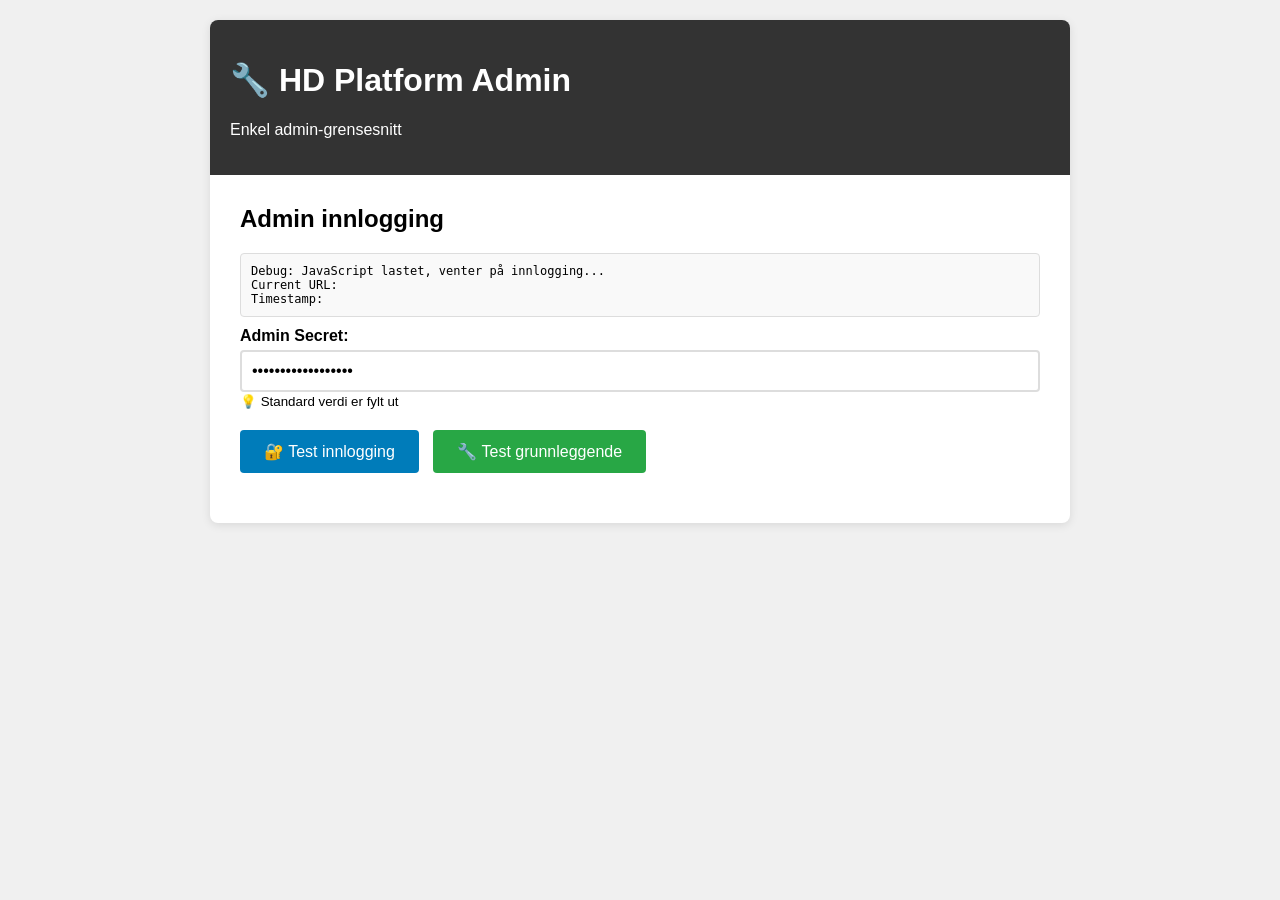
<file: src/HdPlatform/wwwroot/admin.html>
<!DOCTYPE html>
<html lang="no">
<head>
    <meta charset="UTF-8">
    <meta name="viewport" content="width=device-width, initial-scale=1.0">
    <title>HD Platform - Admin</title>
    <style>
        body {
            font-family: Arial, sans-serif;
            background: #f0f0f0;
            margin: 0;
            padding: 20px;
        }
        
        .container {
            max-width: 800px;
            margin: 0 auto;
            background: white;
            border-radius: 8px;
            padding: 30px;
            box-shadow: 0 2px 10px rgba(0,0,0,0.1);
        }
        
        .header {
            background: #333;
            color: white;
            padding: 20px;
            margin: -30px -30px 30px -30px;
            border-radius: 8px 8px 0 0;
        }
        
        .form-group {
            margin-bottom: 20px;
        }
        
        label {
            display: block;
            margin-bottom: 5px;
            font-weight: bold;
        }
        
        input[type="password"] {
            width: 100%;
            padding: 10px;
            border: 2px solid #ddd;
            border-radius: 4px;
            font-size: 16px;
            box-sizing: border-box;
        }
        
        button {
            background: #007cba;
            color: white;
            padding: 12px 24px;
            border: none;
            border-radius: 4px;
            cursor: pointer;
            font-size: 16px;
        }
        
        button:hover {
            background: #005a87;
        }
        
        .debug {
            background: #f9f9f9;
            border: 1px solid #ddd;
            padding: 10px;
            margin: 10px 0;
            border-radius: 4px;
            font-family: monospace;
            font-size: 12px;
        }
        
        .error {
            background: #ffebee;
            color: #c62828;
            border: 1px solid #ffcdd2;
            padding: 10px;
            border-radius: 4px;
            margin: 10px 0;
        }
        
        .success {
            background: #e8f5e8;
            color: #2e7d32;
            border: 1px solid #c8e6c9;
            padding: 10px;
            border-radius: 4px;
            margin: 10px 0;
        }
        
        .api-table {
            width: 100%;
            border-collapse: collapse;
            margin-top: 20px;
        }
        
        .api-table th, .api-table td {
            border: 1px solid #ddd;
            padding: 8px;
            text-align: left;
        }
        
        .api-table th {
            background: #f5f5f5;
        }
    </style>
</head>
<body>
    <div class="container">
        <div class="header">
            <h1>🔧 HD Platform Admin</h1>
            <p>Enkel admin-grensesnitt</p>
        </div>
        
        <div id="auth-section">
            <h2>Admin innlogging</h2>
            
            <div class="debug" id="debug">
                Debug: JavaScript lastet, venter på innlogging...<br>
                Current URL: <span id="current-url"></span><br>
                Timestamp: <span id="timestamp"></span>
            </div>
            
            <div class="form-group">
                <label for="admin-secret">Admin Secret:</label>
                <input type="password" id="admin-secret" value="${HD_ADMIN_SECRET}" placeholder="Admin secret">
                <small>💡 Standard verdi er fylt ut</small>
            </div>
            
            <button onclick="testLogin()" style="margin-right: 10px;">🔐 Test innlogging</button>
            <button onclick="testBasic()" style="background: #28a745;">🔧 Test grunnleggende</button>
            
            <div id="result" style="margin-top: 20px;"></div>
        </div>
        
        <div id="admin-panel" style="display: none;">
            <h2>✅ Innlogget!</h2>
            <button onclick="loadKeys()">Hent API-nøkler</button>
            <div id="api-keys"></div>
        </div>
    </div>

    <script>
        // Grunnleggende debug-info
        document.getElementById('current-url').textContent = window.location.href;
        document.getElementById('timestamp').textContent = new Date().toLocaleString();
        
        let adminSecret = '';
        
        function log(message) {
            const debug = document.getElementById('debug');
            debug.innerHTML += '<br>' + new Date().toLocaleTimeString() + ': ' + message;
        }
        
        function showResult(message, isError = false) {
            const result = document.getElementById('result');
            result.className = isError ? 'error' : 'success';
            result.innerHTML = message;
        }
        
        function testBasic() {
            log('Testing basic functionality...');
            
            try {
                adminSecret = document.getElementById('admin-secret').value;
                log('Admin secret length: ' + adminSecret.length);
                log('Admin secret: ' + adminSecret.substring(0, 10) + '...');
                
                // Test fetch API
                if (typeof fetch === 'function') {
                    log('✅ Fetch API available');
                } else {
                    log('❌ Fetch API not available');
                }
                
                showResult('✅ JavaScript fungerer! Admin secret: ' + adminSecret.length + ' tegn');
                
            } catch (error) {
                log('❌ Error: ' + error.message);
                showResult('❌ JavaScript error: ' + error.message, true);
            }
        }
        
        function testLogin() {
            log('Starting login test...');
            adminSecret = document.getElementById('admin-secret').value;
            
            if (!adminSecret) {
                showResult('❌ Ingen admin secret oppgitt', true);
                return;
            }
            
            log('Using admin secret: ' + adminSecret);
            
            // Test API call
            const url = '/admin/keys';
            const headers = {
                'X-Admin-Secret': adminSecret
            };
            
            log('Calling: ' + url);
            log('Headers: ' + JSON.stringify(headers));
            
            fetch(url, { headers })
                .then(response => {
                    log('Response status: ' + response.status);
                    log('Response headers: ' + JSON.stringify([...response.headers.entries()]));
                    
                    if (response.ok) {
                        return response.text();
                    } else {
                        throw new Error('HTTP ' + response.status);
                    }
                })
                .then(data => {
                    log('Response data length: ' + data.length);
                    showResult('✅ Innlogging vellykket! Data mottatt: ' + data.substring(0, 100) + '...');
                    
                    document.getElementById('auth-section').style.display = 'none';
                    document.getElementById('admin-panel').style.display = 'block';
                })
                .catch(error => {
                    log('❌ Fetch error: ' + error.message);
                    showResult('❌ Innlogging feilet: ' + error.message, true);
                });
        }
        
        function loadKeys() {
            log('Loading API keys...');
            
            fetch('/admin/keys', {
                headers: {
                    'X-Admin-Secret': adminSecret
                }
            })
            .then(response => response.json())
            .then(keys => {
                log('Loaded ' + keys.length + ' keys');
                
                let html = '<table class="api-table"><tr><th>Navn</th><th>Email</th><th>Plan</th><th>Brukt</th></tr>';
                keys.forEach(key => {
                    html += \`<tr>
                        <td>\${key.name}</td>
                        <td>\${key.email}</td>
                        <td>\${key.tier}</td>
                        <td>\${key.currentMonthUsage}/\${key.monthlyLimit}</td>
                    </tr>\`;
                });
                html += '</table>';
                
                document.getElementById('api-keys').innerHTML = html;
                showResult('✅ API-nøkler lastet: ' + keys.length + ' nøkler');
            })
            .catch(error => {
                log('❌ Error loading keys: ' + error.message);
                showResult('❌ Feil ved lasting av nøkler: ' + error.message, true);
            });
        }
        
        // Test at JavaScript fungerer
        log('✅ JavaScript loaded successfully');
    </script>
</body>
</html>
</file>
